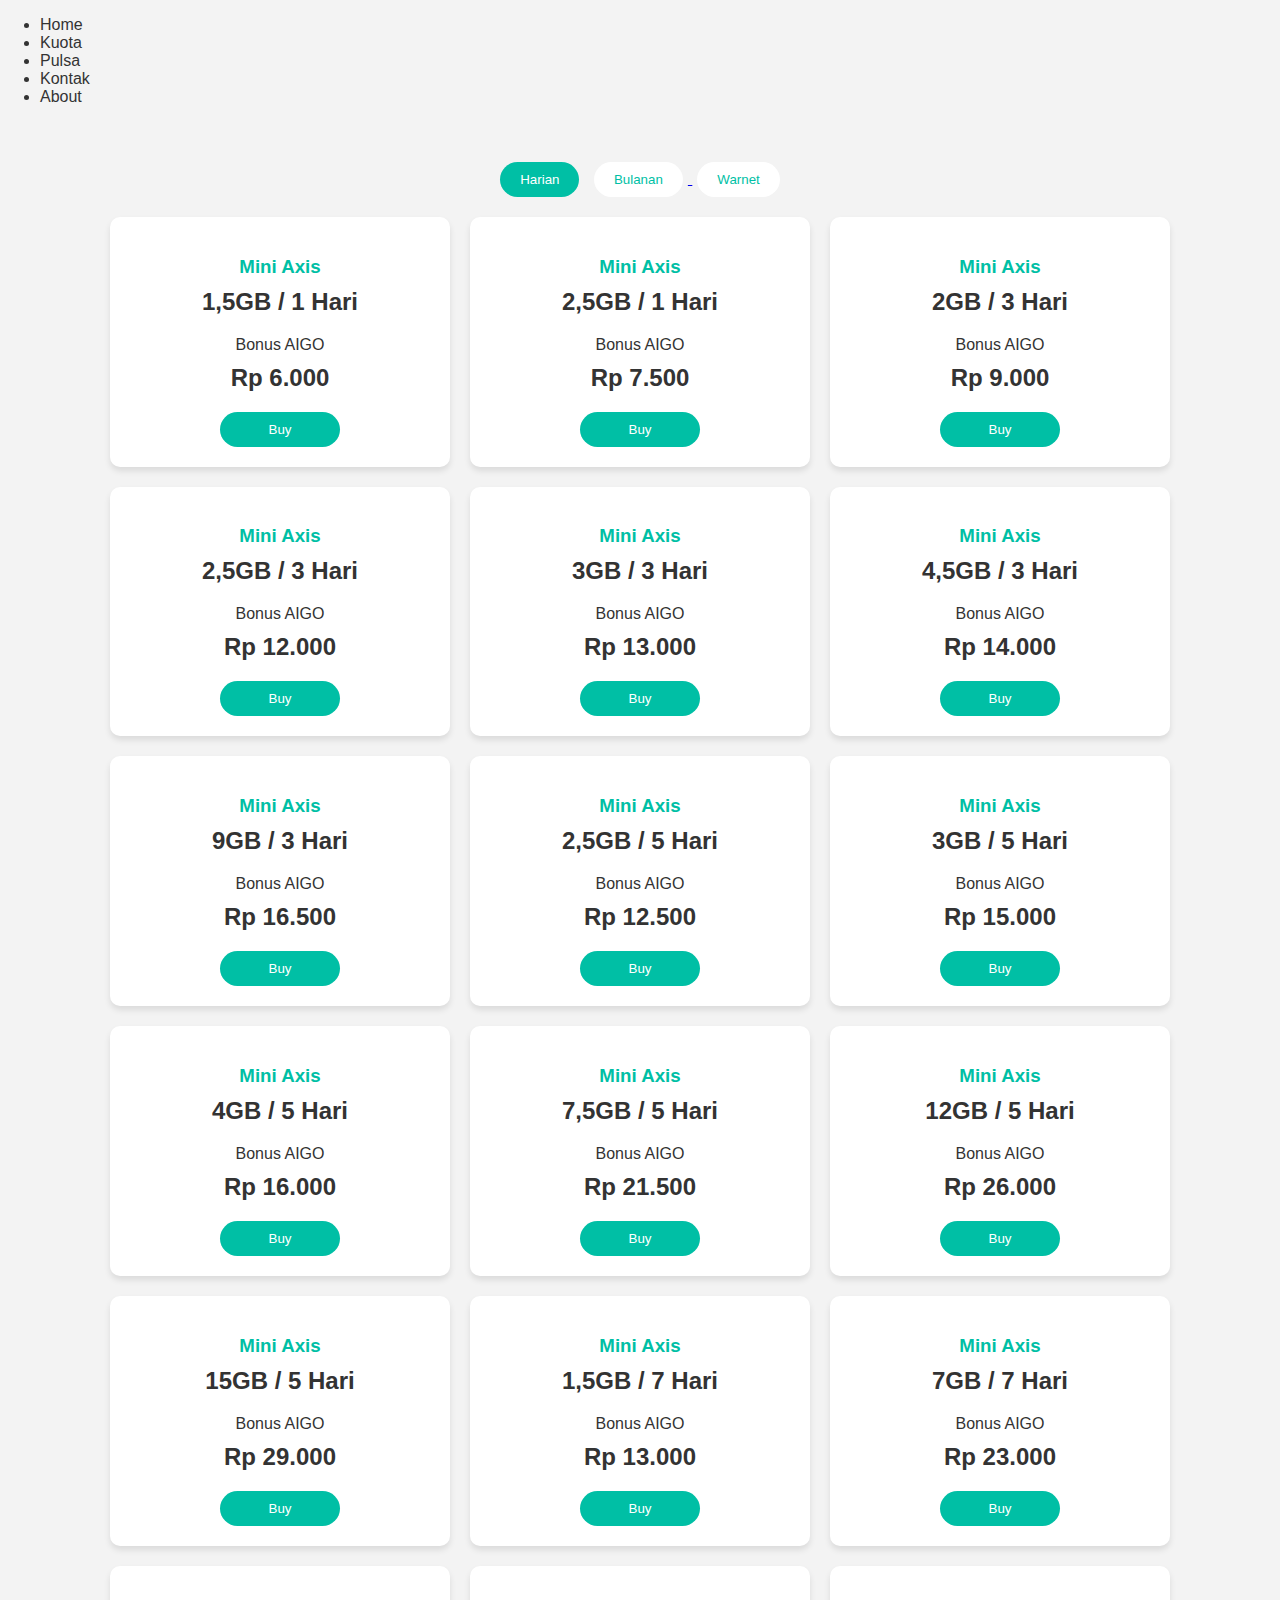
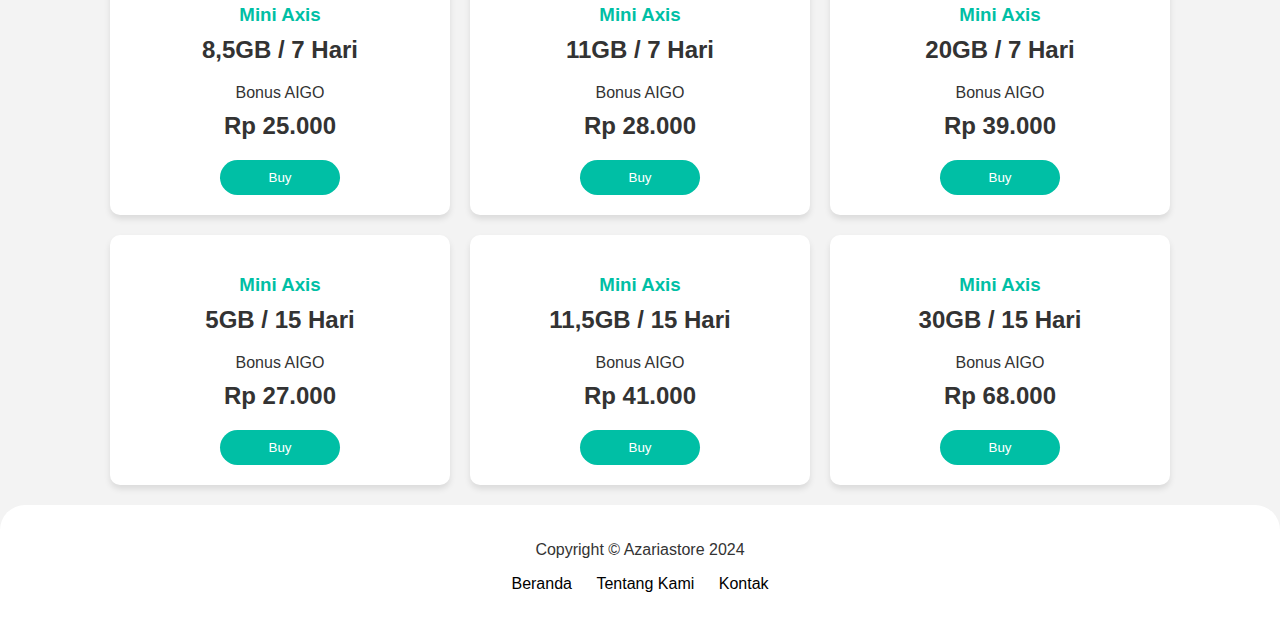
<file: day/index.html>
<!DOCTYPE html>
<html lang="en">
<head>
  <meta charset="UTF-8">
  <meta name="viewport" content="width=device-width, initial-scale=1.0">
  <title>Pricing Table</title>
  <link rel="stylesheet" href="styles.css">
</head>
<body>
  <div class="nav">
    <nav>
      <ul>
        <li>Home</li>
        <li>Kuota</li>
        <li>Pulsa</li>
        <li>Kontak</li>
        <li>About</li>
      </ul>
    </nav>
  </div>
  <div class="pricing-container">
    <div class="toggle-switch">
      <button class="toggle-btn active">Harian</button>
      <a href="https://azariastore.github.io/web.github.io/month/index.html">
        <button class="toggle-btn">Bulanan</button>
      </a>
      <a href="https://azariastore.github.io/web.github.io/warnet/index.html">
        <button class="toggle-btn">Warnet</button>
      </a>
    </div>
    <div class="pricing-table">
      <div class="pricing-card">
        <h3>Mini Axis</h3>
        <h4>1,5GB <span>/ 1 Hari</span></h4>
        <ul>
          <li>Bonus AIGO</li>
          <h4>Rp 6.000</h4>
        </ul>
        <a href="https://wa.me/6285722501224?text=Hai">
          <button class="sign-up-btn">Buy</button>
        </a>
      </div>
      <div class="pricing-card">
        <h3>Mini Axis</h3>
        <h4>2,5GB <span>/ 1 Hari</span></h4>
        <ul>
          <li>Bonus AIGO</li>
          <h4>Rp 7.500</h4>
        </ul>
        <a href="https://wa.me/">
          <button class="sign-up-btn">Buy</button>
        </a>
      </div>
      <div class="pricing-card">
        <h3>Mini Axis</h3>
        <h4>2GB <span>/ 3 Hari</span></h4>
        <ul>
          <li>Bonus AIGO</li>
          <h4>Rp 9.000</h4>
        </ul>
        <a href="https://wa.me/">
          <button class="sign-up-btn">Buy</button>
        </a>
      </div>
      <div class="pricing-card">
        <h3>Mini Axis</h3>
        <h4>2,5GB <span>/ 3 Hari</span></h4>
        <ul>
          <li>Bonus AIGO</li>
          <h4>Rp 12.000</h4>
        </ul>
        <a href="https://wa.me/">
          <button class="sign-up-btn">Buy</button>
        </a>
      </div>
      <div class="pricing-card">
        <h3>Mini Axis</h3>
        <h4>3GB <span>/ 3 Hari</span></h4>
        <ul>
          <li>Bonus AIGO</li>
          <h4>Rp 13.000</h4>
        </ul>
        <a href="https://wa.me/">
          <button class="sign-up-btn">Buy</button>
        </a>
      </div>
      <div class="pricing-card">
        <h3>Mini Axis</h3>
        <h4>4,5GB <span>/ 3 Hari</span></h4>
        <ul>
          <li>Bonus AIGO</li>
          <h4>Rp 14.000</h4>
        </ul>
        <a href="https://wa.me/">
          <button class="sign-up-btn">Buy</button>
        </a>
      </div>
      <div class="pricing-card">
        <h3>Mini Axis</h3>
        <h4>9GB <span>/ 3 Hari</span></h4>
        <ul>
          <li>Bonus AIGO</li>
          <h4>Rp 16.500</h4>
        </ul>
        <a href="https://wa.me/">
          <button class="sign-up-btn">Buy</button>
        </a>
      </div>
      <div class="pricing-card">
        <h3>Mini Axis</h3>
        <h4>2,5GB <span>/ 5 Hari</span></h4>
        <ul>
          <li>Bonus AIGO</li>
          <h4>Rp 12.500</h4>
        </ul>
        <a href="https://wa.me/">
          <button class="sign-up-btn">Buy</button>
        </a>
      </div>
      <div class="pricing-card">
        <h3>Mini Axis</h3>
        <h4>3GB <span>/ 5 Hari</span></h4>
        <ul>
          <li>Bonus AIGO</li>
          <h4>Rp 15.000</h4>
        </ul>
        <a href="https://wa.me/">
          <button class="sign-up-btn">Buy</button>
        </a>
      </div>
      <div class="pricing-card">
        <h3>Mini Axis</h3>
        <h4>4GB <span>/ 5 Hari</span></h4>
        <ul>
          <li>Bonus AIGO</li>
          <h4>Rp 16.000</h4>
        </ul>
        <a href="https://wa.me/">
          <button class="sign-up-btn">Buy</button>
        </a>
      </div>
      <div class="pricing-card">
        <h3>Mini Axis</h3>
        <h4>7,5GB <span>/ 5 Hari</span></h4>
        <ul>
          <li>Bonus AIGO</li>
          <h4>Rp 21.500</h4>
        </ul>
        <a href="https://wa.me/">
          <button class="sign-up-btn">Buy</button>
        </a>
      </div>
      <div class="pricing-card">
        <h3>Mini Axis</h3>
        <h4>12GB <span>/ 5 Hari</span></h4>
        <ul>
          <li>Bonus AIGO</li>
          <h4>Rp 26.000</h4>
        </ul>
        <a href="https://wa.me/">
          <button class="sign-up-btn">Buy</button>
        </a>
      </div>
      <div class="pricing-card">
        <h3>Mini Axis</h3>
        <h4>15GB <span>/ 5 Hari</span></h4>
        <ul>
          <li>Bonus AIGO</li>
          <h4>Rp 29.000</h4>
        </ul>
        <a href="https://wa.me/">
          <button class="sign-up-btn">Buy</button>
        </a>
      </div>
      <div class="pricing-card">
        <h3>Mini Axis</h3>
        <h4>1,5GB <span>/ 7 Hari</span></h4>
        <ul>
          <li>Bonus AIGO</li>
          <h4>Rp 13.000</h4>
        </ul>
        <a href="https://wa.me/">
          <button class="sign-up-btn">Buy</button>
        </a>
      </div>
      <div class="pricing-card">
        <h3>Mini Axis</h3>
        <h4>7GB <span>/ 7 Hari</span></h4>
        <ul>
          <li>Bonus AIGO</li>
          <h4>Rp 23.000</h4>
        </ul>
        <a href="https://wa.me/">
          <button class="sign-up-btn">Buy</button>
        </a>
      </div>
      <div class="pricing-card">
        <h3>Mini Axis</h3>
        <h4>8,5GB <span>/ 7 Hari</span></h4>
        <ul>
          <li>Bonus AIGO</li>
          <h4>Rp 25.000</h4>
        </ul>
        <a href="https://wa.me/">
          <button class="sign-up-btn">Buy</button>
        </a>
      </div>
      <div class="pricing-card">
        <h3>Mini Axis</h3>
        <h4>11GB <span>/ 7 Hari</span></h4>
        <ul>
          <li>Bonus AIGO</li>
          <h4>Rp 28.000</h4>
        </ul>
        <a href="https://wa.me/">
          <button class="sign-up-btn">Buy</button>
        </a>
      </div>
      <div class="pricing-card">
        <h3>Mini Axis</h3>
        <h4>20GB <span>/ 7 Hari</span></h4>
        <ul>
          <li>Bonus AIGO</li>
          <h4>Rp 39.000</h4>
        </ul>
        <a href="https://wa.me/">
          <button class="sign-up-btn">Buy</button>
        </a>
      </div>
      <div class="pricing-card">
        <h3>Mini Axis</h3>
        <h4>5GB <span>/ 15 Hari</span></h4>
        <ul>
          <li>Bonus AIGO</li>
          <h4>Rp 27.000</h4>
        </ul>
        <a href="https://wa.me/">
          <button class="sign-up-btn">Buy</button>
        </a>
      </div>
      <div class="pricing-card">
        <h3>Mini Axis</h3>
        <h4>11,5GB <span>/ 15 Hari</span></h4>
        <ul>
          <li>Bonus AIGO</li>
          <h4>Rp 41.000</h4>
        </ul>
        <a href="https://wa.me/">
          <button class="sign-up-btn">Buy</button>
        </a>
      </div>
      <div class="pricing-card">
        <h3>Mini Axis</h3>
        <h4>30GB <span>/ 15 Hari</span></h4>
        <ul>
          <li>Bonus AIGO</li>
          <h4>Rp 68.000</h4>
        </ul>
        <a href="https://wa.me/">
          <button class="sign-up-btn">Buy</button>
        </a>
      </div>
    </div>
  </div>
      <footer>
        <p>Copyright &copy; Azariastore 2024</p>
        <nav>
            <ul>
                <li><a href="https://azariastore.github.io">Beranda</a></li>
                <li><a href="https://azariastore.github.io/about/">Tentang Kami</a></li>
                <li><a href="https://wa.me/6285722501224">Kontak</a></li>
            </ul>
        </nav>
    </footer>
</body>
</html>
</file>
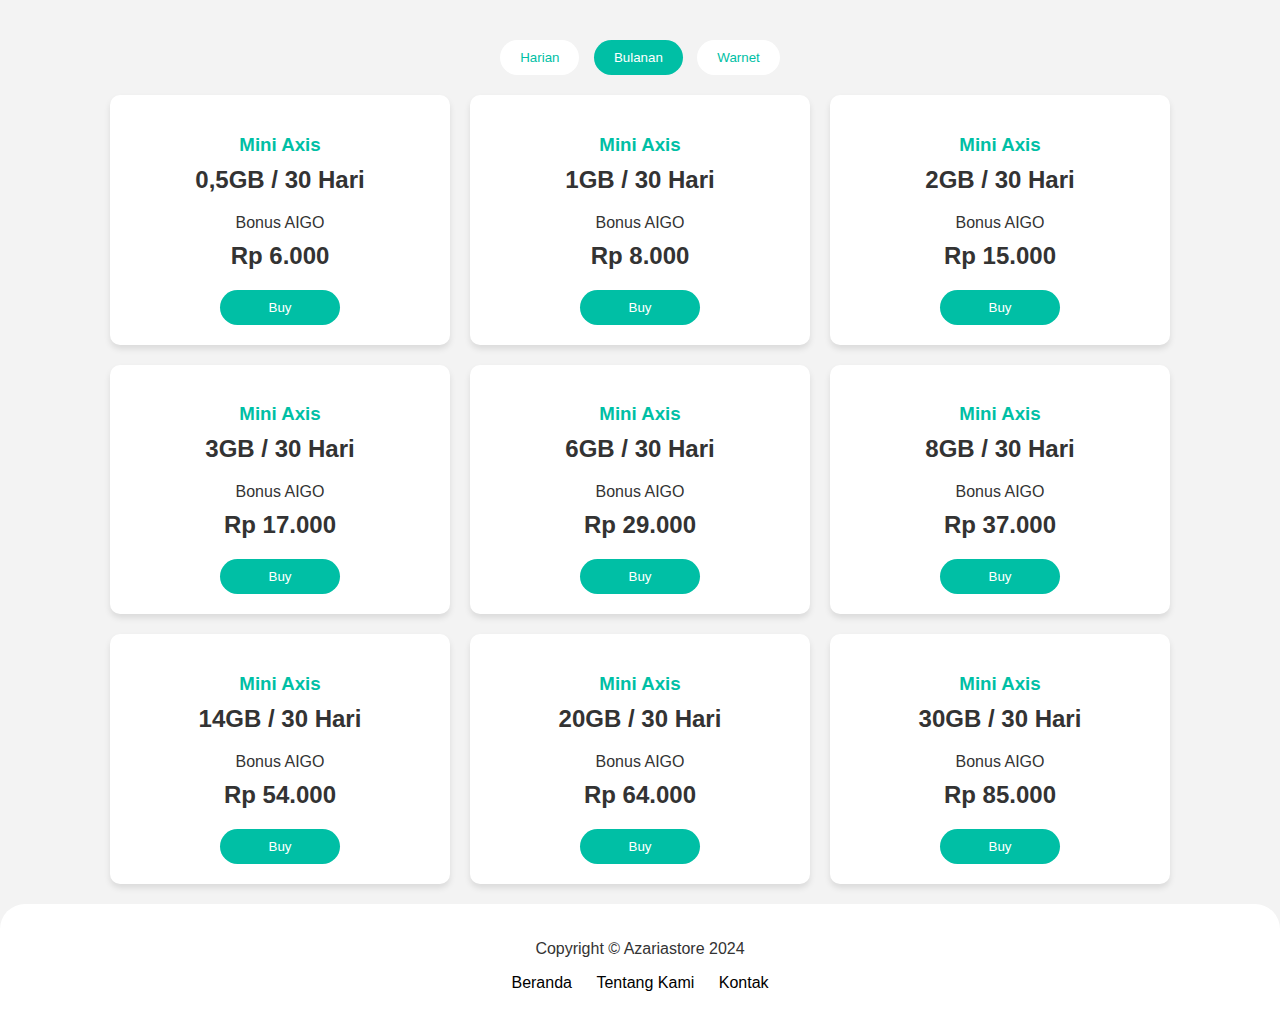
<file: month/index.html>
<!DOCTYPE html>
<html lang="en">
<head>
  <meta charset="UTF-8">
  <meta name="viewport" content="width=device-width, initial-scale=1.0">
  <title>Pricing Table</title>
  <link rel="stylesheet" href="styles.css">
</head>
<body>
  <div class="pricing-container">
    <div class="toggle-switch">
      <a href="https://azariastore.github.io/Axis/day/">
        <button class="toggle-btn">Harian</button>
      </a>
        <button class="toggle-btn active">Bulanan</button>
        <a href="https://azariastore.github.io/Axis/warnet/">
          <button class="toggle-btn">Warnet</button>
        </a>
    </div>
    <div class="pricing-table">
      <div class="pricing-card">
        <h3>Mini Axis</h3>
        <h4>0,5GB <span>/ 30 Hari</span></h4>
        <ul>
          <li>Bonus AIGO</li>
          <h4>Rp 6.000</h4>
        </ul>
        <a href="https://wa.me/6285722501224?text=">
          <button class="sign-up-btn">Buy</button>
        </a>
      </div>
      <div class="pricing-card">
        <h3>Mini Axis</h3>
        <h4>1GB <span>/ 30 Hari</span></h4>
        <ul>
          <li>Bonus AIGO</li>
          <h4>Rp 8.000</h4>
        </ul>
        <a href="https://wa.me/6285722501224?text=">
          <button class="sign-up-btn">Buy</button>
        </a>
      </div>
      <div class="pricing-card">
        <h3>Mini Axis</h3>
        <h4>2GB <span>/ 30 Hari</span></h4>
        <ul>
          <li>Bonus AIGO</li>
          <h4>Rp 15.000</h4>
        </ul>
        <a href="https://wa.me/6285722501224?text=">
          <button class="sign-up-btn">Buy</button>
        </a>
      </div>
      <div class="pricing-card">
        <h3>Mini Axis</h3>
        <h4>3GB <span>/ 30 Hari</span></h4>
        <ul>
          <li>Bonus AIGO</li>
          <h4>Rp 17.000</h4>
        </ul>
        <a href="https://wa.me/6285722501224?text=">
          <button class="sign-up-btn">Buy</button>
        </a>
      </div>
      <div class="pricing-card">
        <h3>Mini Axis</h3>
        <h4>6GB <span>/ 30 Hari</span></h4>
        <ul>
          <li>Bonus AIGO</li>
          <h4>Rp 29.000</h4>
        </ul>
        <a href="https://wa.me/6285722501224?text=">
          <button class="sign-up-btn">Buy</button>
        </a>
      </div>
      <div class="pricing-card">
        <h3>Mini Axis</h3>
        <h4>8GB <span>/ 30 Hari</span></h4>
        <ul>
          <li>Bonus AIGO</li>
          <h4>Rp 37.000</h4>
        </ul>
        <a href="https://wa.me/6285722501224?text=">
          <button class="sign-up-btn">Buy</button>
        </a>
      </div>
      <div class="pricing-card">
        <h3>Mini Axis</h3>
        <h4>14GB <span>/ 30 Hari</span></h4>
        <ul>
          <li>Bonus AIGO</li>
          <h4>Rp 54.000</h4>
        </ul>
        <a href="https://wa.me/6285722501224?text=">
          <button class="sign-up-btn">Buy</button>
        </a>
      </div>
      <div class="pricing-card">
        <h3>Mini Axis</h3>
        <h4>20GB <span>/ 30 Hari</span></h4>
        <ul>
          <li>Bonus AIGO</li>
          <h4>Rp 64.000</h4>
        </ul>
        <a href="https://wa.me/6285722501224?text=">
          <button class="sign-up-btn">Buy</button>
        </a>
      </div>
      <div class="pricing-card">
        <h3>Mini Axis</h3>
        <h4>30GB <span>/ 30 Hari</span></h4>
        <ul>
          <li>Bonus AIGO</li>
          <h4>Rp 85.000</h4>
        </ul>
        <a href="https://wa.me/6285722501224?text=">
          <button class="sign-up-btn">Buy</button>
        </a>
      </div>
    </div>
  </div>
  <footer>
        <p>Copyright &copy; Azariastore 2024</p>
        <nav>
            <ul>
                <li><a href="https://azariastore.github.io">Beranda</a></li>
                <li><a href="https://azariastore.github.io/about/">Tentang Kami</a></li>
                <li><a href="https://wa.me/6285722501224">Kontak</a></li>
            </ul>
        </nav>
    </footer>
</body>
</html>
</file>
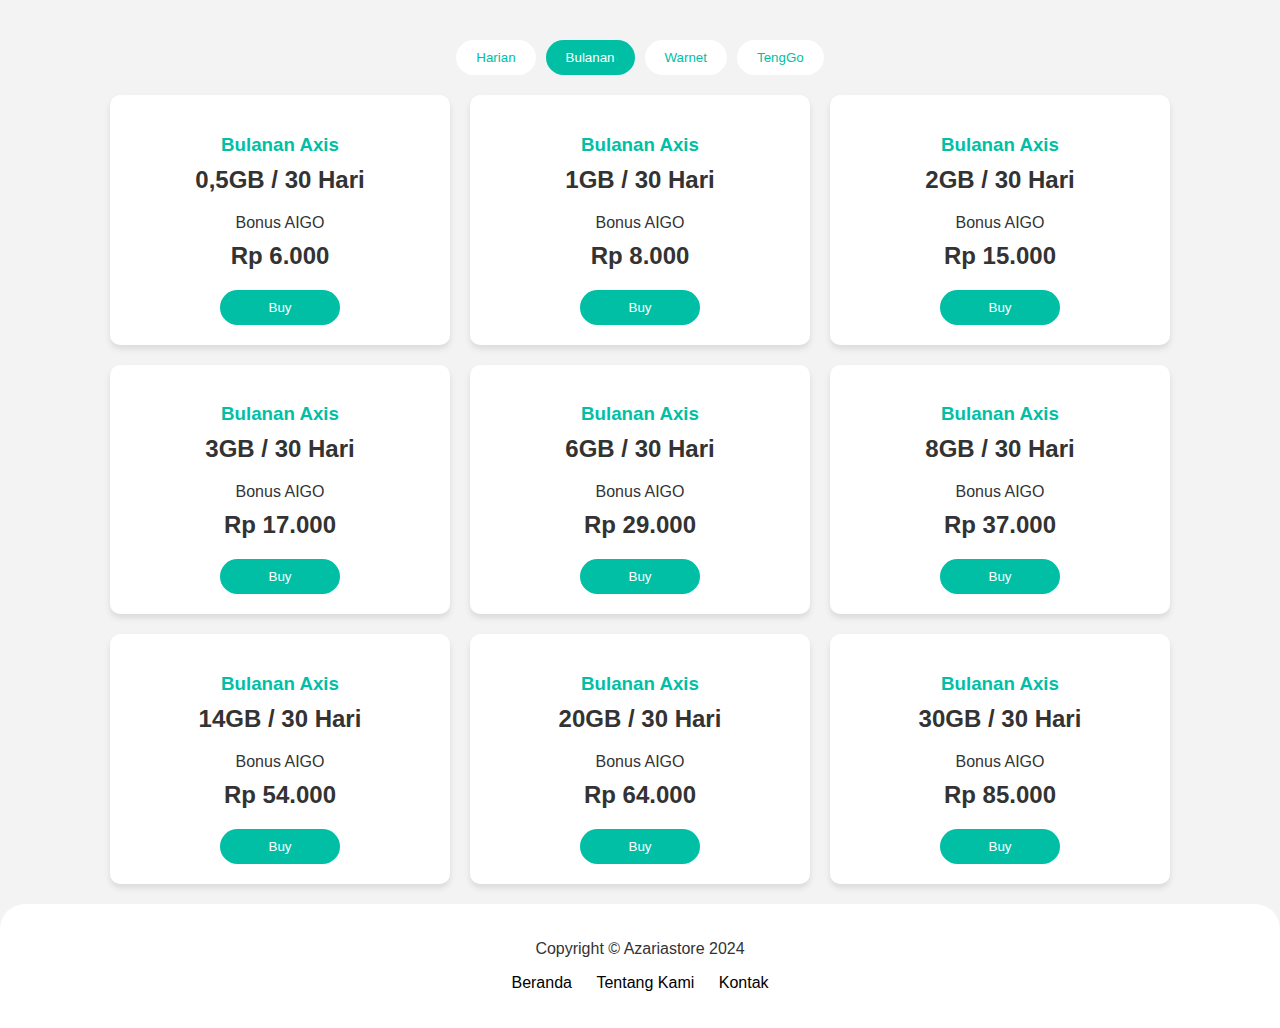
<file: Bulanan-Axis.html>
<!DOCTYPE html>
<html lang="en">
<head>
  <meta charset="UTF-8">
  <meta name="viewport" content="width=device-width, initial-scale=1.0">
  <title>Kuota | Bulanan Axis</title>
  <link rel="stylesheet" href="css/styles.css">
</head>
<body>
  <div class="pricing-container">
    <div class="toggle-switch">
      <a href="Mini-Axis.html">
        <button class="toggle-btn">Harian</button>
      </a>
        <button class="toggle-btn active">Bulanan</button>
        <a href="Warnet-Axis.html">
          <button class="toggle-btn">Warnet</button>
        </a>
        <a href="Tenggo-Axis.html">
        <button class="toggle-btn">TengGo</button>
      </a>
    </div>
    <div class="pricing-table">
      <div class="pricing-card">
        <h3>Bulanan Axis</h3>
        <h4>0,5GB <span>/ 30 Hari</span></h4>
        <ul>
          <li>Bonus AIGO</li>
          <h4>Rp 6.000</h4>
        </ul>
        <a href="https://wa.me/6285722501224?text=">
          <button class="sign-up-btn">Buy</button>
        </a>
      </div>
      <div class="pricing-card">
        <h3>Bulanan Axis</h3>
        <h4>1GB <span>/ 30 Hari</span></h4>
        <ul>
          <li>Bonus AIGO</li>
          <h4>Rp 8.000</h4>
        </ul>
        <a href="https://wa.me/6285722501224?text=">
          <button class="sign-up-btn">Buy</button>
        </a>
      </div>
      <div class="pricing-card">
        <h3>Bulanan Axis</h3>
        <h4>2GB <span>/ 30 Hari</span></h4>
        <ul>
          <li>Bonus AIGO</li>
          <h4>Rp 15.000</h4>
        </ul>
        <a href="https://wa.me/6285722501224?text=">
          <button class="sign-up-btn">Buy</button>
        </a>
      </div>
      <div class="pricing-card">
        <h3>Bulanan Axis</h3>
        <h4>3GB <span>/ 30 Hari</span></h4>
        <ul>
          <li>Bonus AIGO</li>
          <h4>Rp 17.000</h4>
        </ul>
        <a href="https://wa.me/6285722501224?text=">
          <button class="sign-up-btn">Buy</button>
        </a>
      </div>
      <div class="pricing-card">
        <h3>Bulanan Axis</h3>
        <h4>6GB <span>/ 30 Hari</span></h4>
        <ul>
          <li>Bonus AIGO</li>
          <h4>Rp 29.000</h4>
        </ul>
        <a href="https://wa.me/6285722501224?text=">
          <button class="sign-up-btn">Buy</button>
        </a>
      </div>
      <div class="pricing-card">
        <h3>Bulanan Axis</h3>
        <h4>8GB <span>/ 30 Hari</span></h4>
        <ul>
          <li>Bonus AIGO</li>
          <h4>Rp 37.000</h4>
        </ul>
        <a href="https://wa.me/6285722501224?text=">
          <button class="sign-up-btn">Buy</button>
        </a>
      </div>
      <div class="pricing-card">
        <h3>Bulanan Axis</h3>
        <h4>14GB <span>/ 30 Hari</span></h4>
        <ul>
          <li>Bonus AIGO</li>
          <h4>Rp 54.000</h4>
        </ul>
        <a href="https://wa.me/6285722501224?text=">
          <button class="sign-up-btn">Buy</button>
        </a>
      </div>
      <div class="pricing-card">
        <h3>Bulanan Axis</h3>
        <h4>20GB <span>/ 30 Hari</span></h4>
        <ul>
          <li>Bonus AIGO</li>
          <h4>Rp 64.000</h4>
        </ul>
        <a href="https://wa.me/6285722501224?text=">
          <button class="sign-up-btn">Buy</button>
        </a>
      </div>
      <div class="pricing-card">
        <h3>Bulanan Axis</h3>
        <h4>30GB <span>/ 30 Hari</span></h4>
        <ul>
          <li>Bonus AIGO</li>
          <h4>Rp 85.000</h4>
        </ul>
        <a href="https://wa.me/6285722501224?text=">
          <button class="sign-up-btn">Buy</button>
        </a>
      </div>
    </div>
  </div>
  <footer>
        <p>Copyright &copy; Azariastore 2024</p>
        <nav>
            <ul>
                <li><a href="https://azariastore.github.io">Beranda</a></li>
                <li><a href="https://azariastore.github.io/about/">Tentang Kami</a></li>
                <li><a href="https://wa.me/6285722501224">Kontak</a></li>
            </ul>
        </nav>
    </footer>
</body>
</html>
</file>
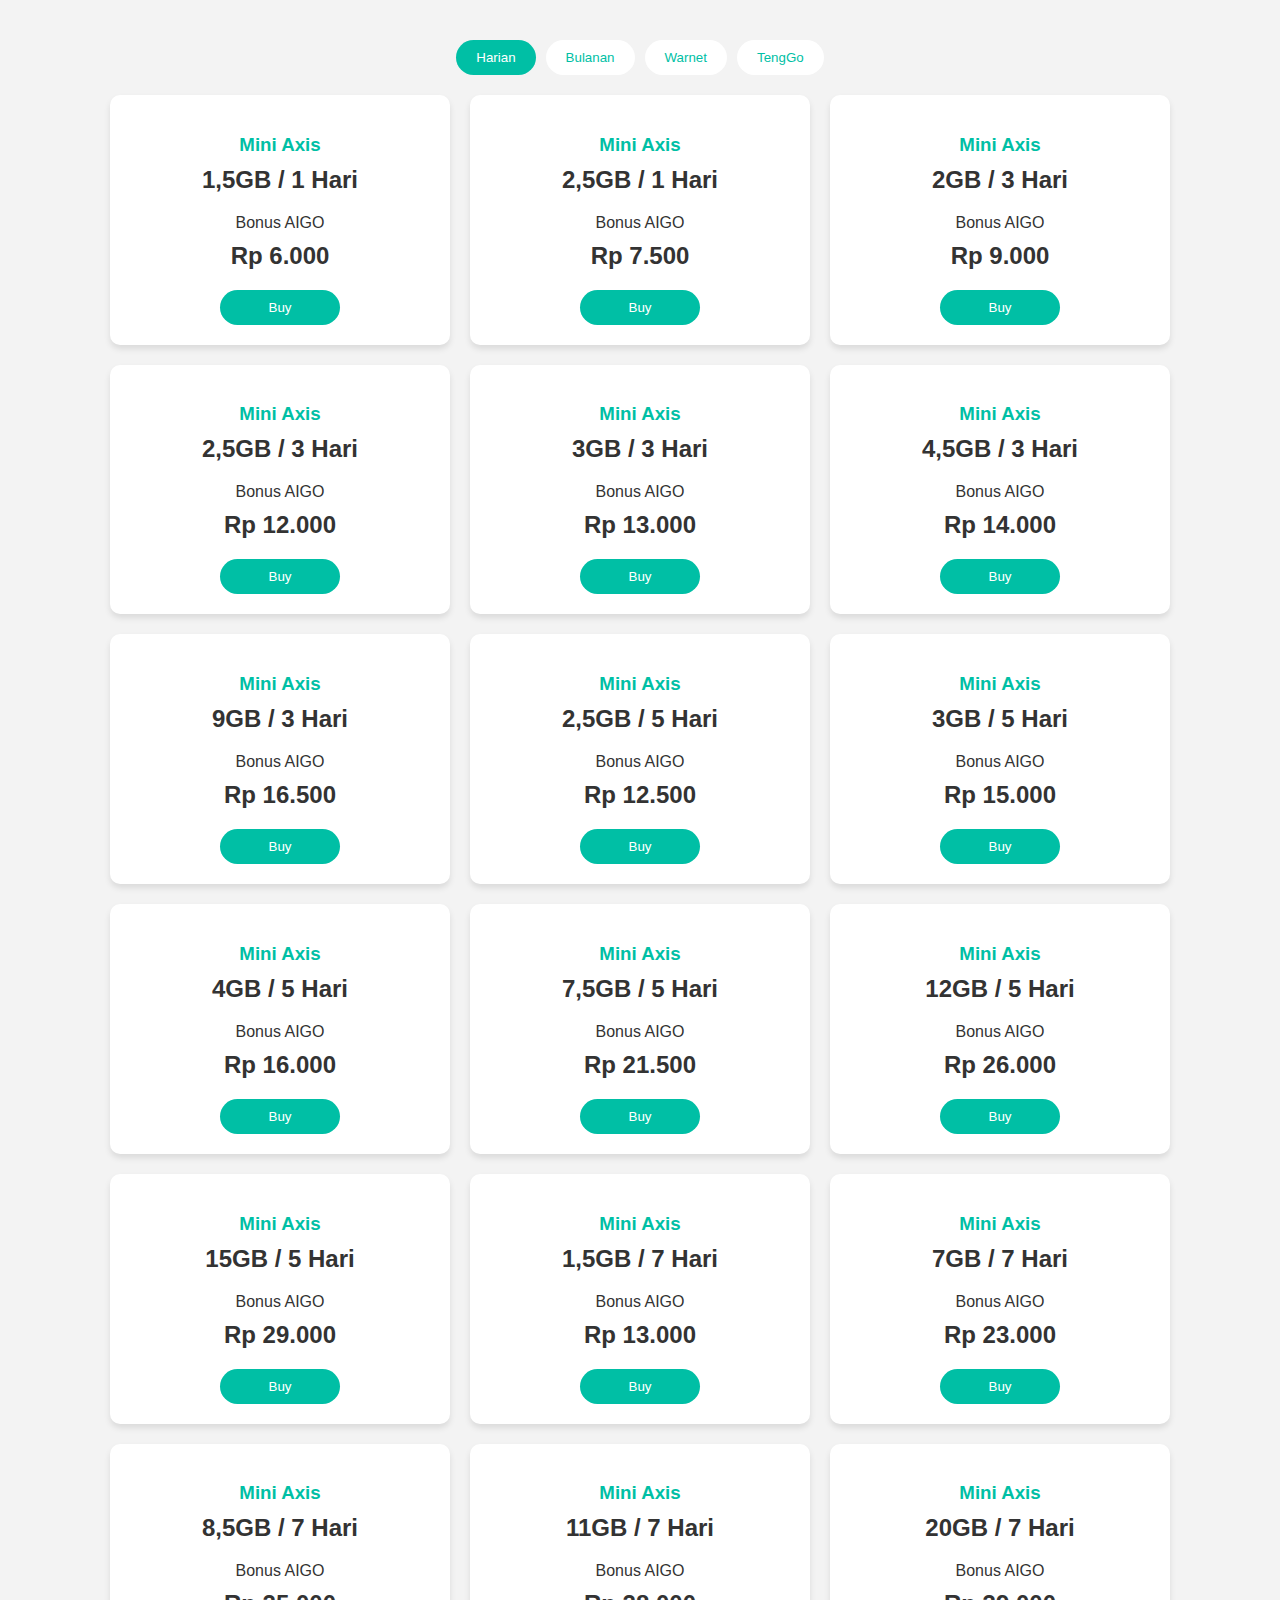
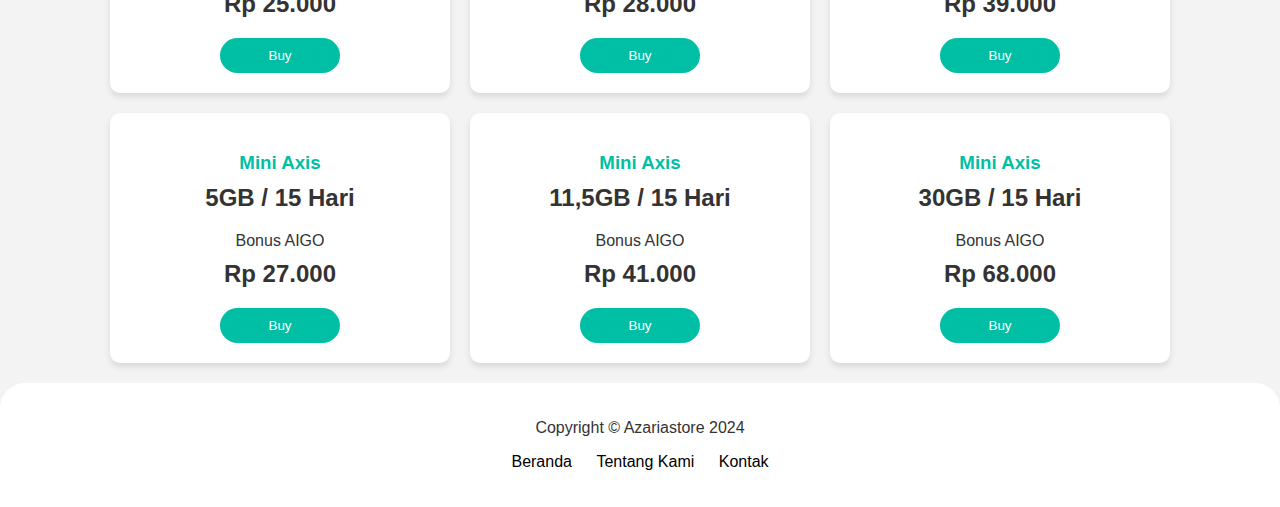
<file: Mini-Axis.html>
<!DOCTYPE html>
<html lang="en">
<head>
  <meta charset="UTF-8">
  <meta name="viewport" content="width=device-width, initial-scale=1.0">
  <title>Kuota | Mini Axis</title>
  <link rel="stylesheet" href="css/styles.css">
</head>
<body>
  <div class="pricing-container">
    <div class="toggle-switch">
      <button class="toggle-btn active">Harian</button>
      <a href="Bulanan-Axis.html">
        <button class="toggle-btn">Bulanan</button>
      </a>
      <a href="Warnet-Axis.html">
        <button class="toggle-btn">Warnet</button>
      </a>
      <a href="Tenggo-Axis.html">
        <button class="toggle-btn">TengGo</button>
      </a>
    </div>
    <div class="pricing-table">
      <div class="pricing-card">
        <h3>Mini Axis</h3>
        <h4>1,5GB <span>/ 1 Hari</span></h4>
        <ul>
          <li>Bonus AIGO</li>
          <h4>Rp 6.000</h4>
        </ul>
        <a href="https://wa.me/6285722501224?text=Hai">
          <button class="sign-up-btn">Buy</button>
        </a>
      </div>
      <div class="pricing-card">
        <h3>Mini Axis</h3>
        <h4>2,5GB <span>/ 1 Hari</span></h4>
        <ul>
          <li>Bonus AIGO</li>
          <h4>Rp 7.500</h4>
        </ul>
        <a href="https://wa.me/">
          <button class="sign-up-btn">Buy</button>
        </a>
      </div>
      <div class="pricing-card">
        <h3>Mini Axis</h3>
        <h4>2GB <span>/ 3 Hari</span></h4>
        <ul>
          <li>Bonus AIGO</li>
          <h4>Rp 9.000</h4>
        </ul>
        <a href="https://wa.me/">
          <button class="sign-up-btn">Buy</button>
        </a>
      </div>
      <div class="pricing-card">
        <h3>Mini Axis</h3>
        <h4>2,5GB <span>/ 3 Hari</span></h4>
        <ul>
          <li>Bonus AIGO</li>
          <h4>Rp 12.000</h4>
        </ul>
        <a href="https://wa.me/">
          <button class="sign-up-btn">Buy</button>
        </a>
      </div>
      <div class="pricing-card">
        <h3>Mini Axis</h3>
        <h4>3GB <span>/ 3 Hari</span></h4>
        <ul>
          <li>Bonus AIGO</li>
          <h4>Rp 13.000</h4>
        </ul>
        <a href="https://wa.me/">
          <button class="sign-up-btn">Buy</button>
        </a>
      </div>
      <div class="pricing-card">
        <h3>Mini Axis</h3>
        <h4>4,5GB <span>/ 3 Hari</span></h4>
        <ul>
          <li>Bonus AIGO</li>
          <h4>Rp 14.000</h4>
        </ul>
        <a href="https://wa.me/">
          <button class="sign-up-btn">Buy</button>
        </a>
      </div>
      <div class="pricing-card">
        <h3>Mini Axis</h3>
        <h4>9GB <span>/ 3 Hari</span></h4>
        <ul>
          <li>Bonus AIGO</li>
          <h4>Rp 16.500</h4>
        </ul>
        <a href="https://wa.me/">
          <button class="sign-up-btn">Buy</button>
        </a>
      </div>
      <div class="pricing-card">
        <h3>Mini Axis</h3>
        <h4>2,5GB <span>/ 5 Hari</span></h4>
        <ul>
          <li>Bonus AIGO</li>
          <h4>Rp 12.500</h4>
        </ul>
        <a href="https://wa.me/">
          <button class="sign-up-btn">Buy</button>
        </a>
      </div>
      <div class="pricing-card">
        <h3>Mini Axis</h3>
        <h4>3GB <span>/ 5 Hari</span></h4>
        <ul>
          <li>Bonus AIGO</li>
          <h4>Rp 15.000</h4>
        </ul>
        <a href="https://wa.me/">
          <button class="sign-up-btn">Buy</button>
        </a>
      </div>
      <div class="pricing-card">
        <h3>Mini Axis</h3>
        <h4>4GB <span>/ 5 Hari</span></h4>
        <ul>
          <li>Bonus AIGO</li>
          <h4>Rp 16.000</h4>
        </ul>
        <a href="https://wa.me/">
          <button class="sign-up-btn">Buy</button>
        </a>
      </div>
      <div class="pricing-card">
        <h3>Mini Axis</h3>
        <h4>7,5GB <span>/ 5 Hari</span></h4>
        <ul>
          <li>Bonus AIGO</li>
          <h4>Rp 21.500</h4>
        </ul>
        <a href="https://wa.me/">
          <button class="sign-up-btn">Buy</button>
        </a>
      </div>
      <div class="pricing-card">
        <h3>Mini Axis</h3>
        <h4>12GB <span>/ 5 Hari</span></h4>
        <ul>
          <li>Bonus AIGO</li>
          <h4>Rp 26.000</h4>
        </ul>
        <a href="https://wa.me/">
          <button class="sign-up-btn">Buy</button>
        </a>
      </div>
      <div class="pricing-card">
        <h3>Mini Axis</h3>
        <h4>15GB <span>/ 5 Hari</span></h4>
        <ul>
          <li>Bonus AIGO</li>
          <h4>Rp 29.000</h4>
        </ul>
        <a href="https://wa.me/">
          <button class="sign-up-btn">Buy</button>
        </a>
      </div>
      <div class="pricing-card">
        <h3>Mini Axis</h3>
        <h4>1,5GB <span>/ 7 Hari</span></h4>
        <ul>
          <li>Bonus AIGO</li>
          <h4>Rp 13.000</h4>
        </ul>
        <a href="https://wa.me/">
          <button class="sign-up-btn">Buy</button>
        </a>
      </div>
      <div class="pricing-card">
        <h3>Mini Axis</h3>
        <h4>7GB <span>/ 7 Hari</span></h4>
        <ul>
          <li>Bonus AIGO</li>
          <h4>Rp 23.000</h4>
        </ul>
        <a href="https://wa.me/">
          <button class="sign-up-btn">Buy</button>
        </a>
      </div>
      <div class="pricing-card">
        <h3>Mini Axis</h3>
        <h4>8,5GB <span>/ 7 Hari</span></h4>
        <ul>
          <li>Bonus AIGO</li>
          <h4>Rp 25.000</h4>
        </ul>
        <a href="https://wa.me/">
          <button class="sign-up-btn">Buy</button>
        </a>
      </div>
      <div class="pricing-card">
        <h3>Mini Axis</h3>
        <h4>11GB <span>/ 7 Hari</span></h4>
        <ul>
          <li>Bonus AIGO</li>
          <h4>Rp 28.000</h4>
        </ul>
        <a href="https://wa.me/">
          <button class="sign-up-btn">Buy</button>
        </a>
      </div>
      <div class="pricing-card">
        <h3>Mini Axis</h3>
        <h4>20GB <span>/ 7 Hari</span></h4>
        <ul>
          <li>Bonus AIGO</li>
          <h4>Rp 39.000</h4>
        </ul>
        <a href="https://wa.me/">
          <button class="sign-up-btn">Buy</button>
        </a>
      </div>
      <div class="pricing-card">
        <h3>Mini Axis</h3>
        <h4>5GB <span>/ 15 Hari</span></h4>
        <ul>
          <li>Bonus AIGO</li>
          <h4>Rp 27.000</h4>
        </ul>
        <a href="https://wa.me/">
          <button class="sign-up-btn">Buy</button>
        </a>
      </div>
      <div class="pricing-card">
        <h3>Mini Axis</h3>
        <h4>11,5GB <span>/ 15 Hari</span></h4>
        <ul>
          <li>Bonus AIGO</li>
          <h4>Rp 41.000</h4>
        </ul>
        <a href="https://wa.me/">
          <button class="sign-up-btn">Buy</button>
        </a>
      </div>
      <div class="pricing-card">
        <h3>Mini Axis</h3>
        <h4>30GB <span>/ 15 Hari</span></h4>
        <ul>
          <li>Bonus AIGO</li>
          <h4>Rp 68.000</h4>
        </ul>
        <a href="https://wa.me/">
          <button class="sign-up-btn">Buy</button>
        </a>
      </div>
    </div>
  </div>
  <footer>
        <p>Copyright &copy; Azariastore 2024</p>
        <nav>
            <ul>
                <li><a href="https://azariastore.github.io">Beranda</a></li>
                <li><a href="https://azariastore.github.io/about/">Tentang Kami</a></li>
                <li><a href="https://wa.me/6285722501224">Kontak</a></li>
            </ul>
        </nav>
    </footer>
</body>
</html>
</file>
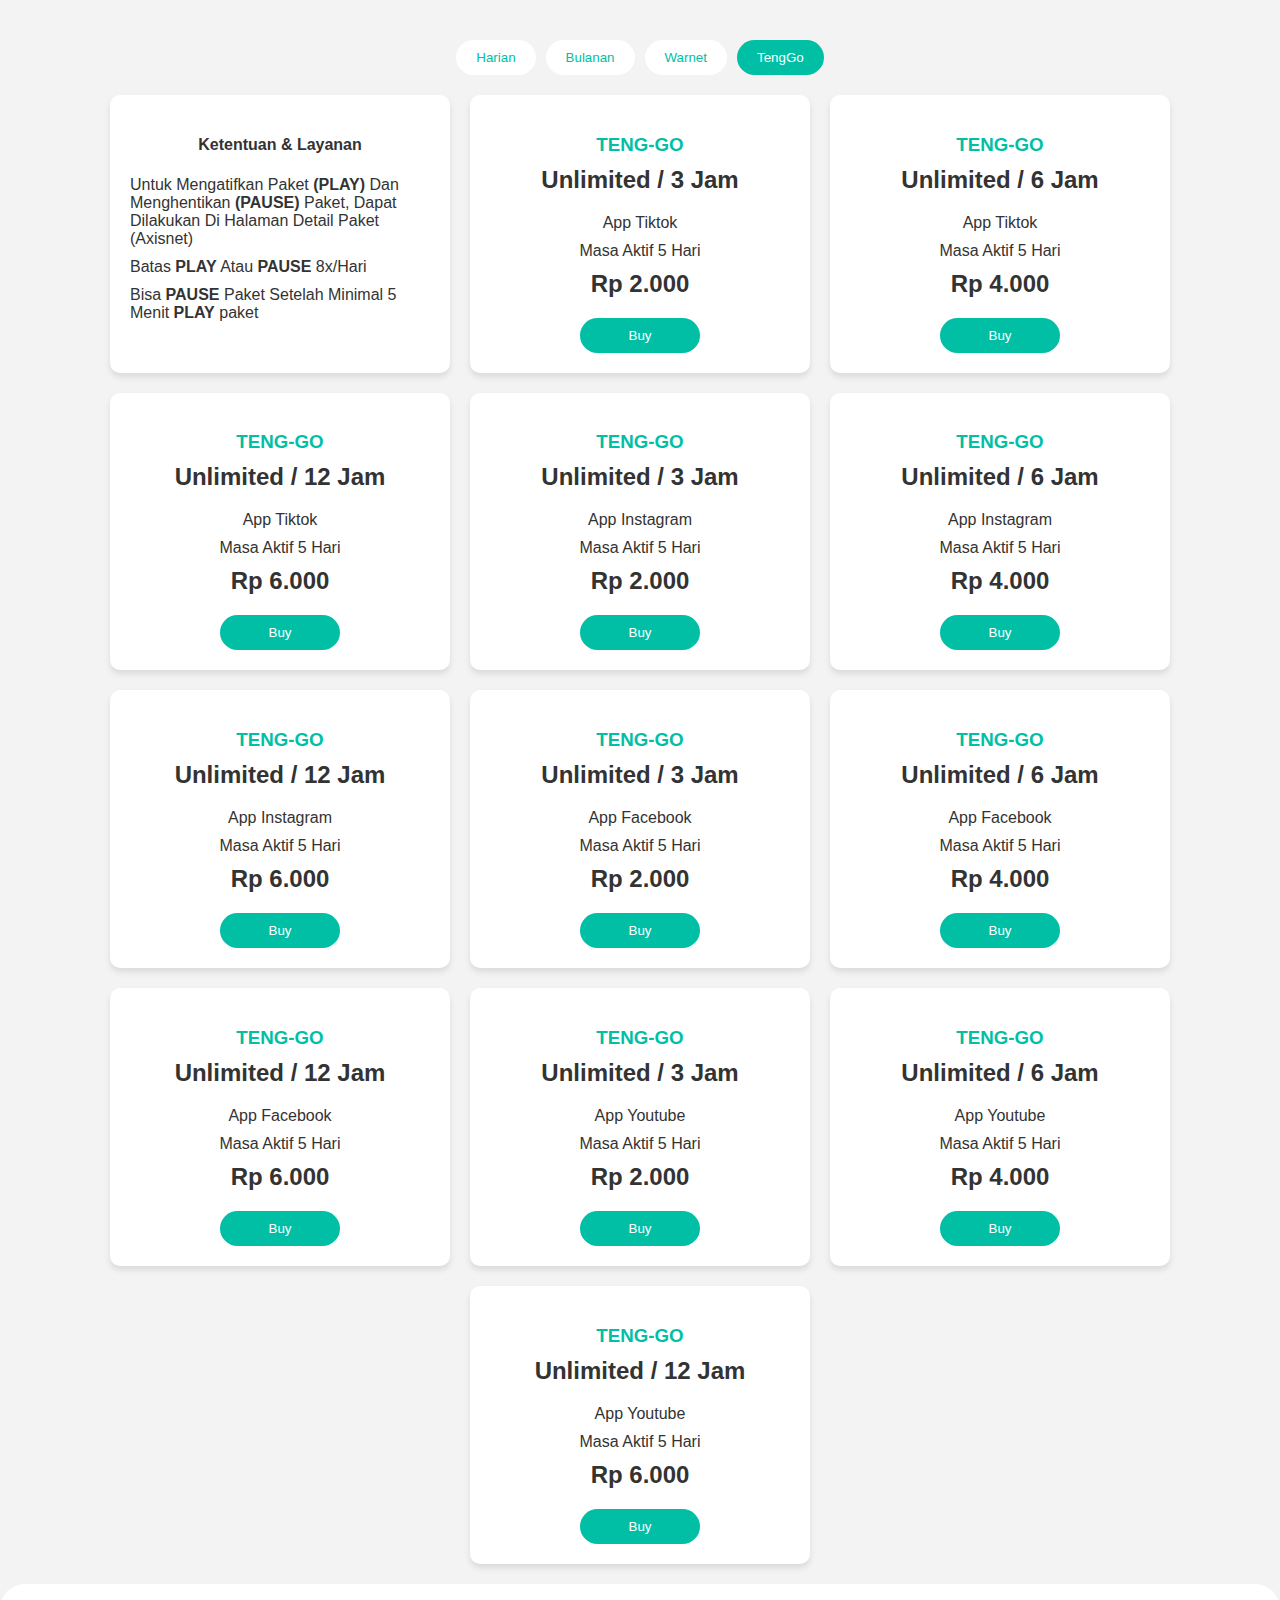
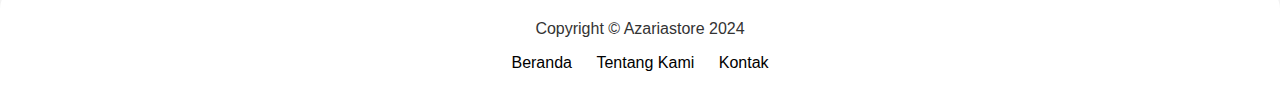
<file: Tenggo-Axis.html>
<!DOCTYPE html>
<html lang="en">
<head>
  <meta charset="UTF-8">
  <meta name="viewport" content="width=device-width, initial-scale=1.0">
  <title>Kuota | Bulanan Axis</title>
  <link rel="stylesheet" href="css/styles.css">
</head>
<body>
  <div class="pricing-container">
    <div class="toggle-switch">
      <a href="Mini-Axis.html">
        <button class="toggle-btn">Harian</button>
      </a>
        <a href="Bulanan-Axis.html">
        <button class="toggle-btn">Bulanan</button>
      </a>
        <a href="Warnet-Axis.html">
          <button class="toggle-btn">Warnet</button>
        </a>
        <button class="toggle-btn active">TengGo</button>
    </div>
    <div class="pricing-table">
      <div class="rules">
      <h4>Ketentuan & Layanan</h4>
        <ul>
          <li>Untuk Mengatifkan Paket <b>(PLAY)</b> Dan Menghentikan <b>(PAUSE)</b> Paket, Dapat Dilakukan Di Halaman Detail Paket (Axisnet)</li>
          <li>Batas <b>PLAY</b> Atau <b>PAUSE</b> 8x/Hari</li>
          <li>Bisa <b>PAUSE</b> Paket Setelah Minimal 5 Menit <b>PLAY</b> paket</li>
        </ul>
      </div>
      <div class="pricing-card">
        <h3>TENG-GO</h3>
        <h4>Unlimited <span>/ 3 Jam</span></h4>
        <ul>
          <li>App Tiktok</li>
          <li>Masa Aktif 5 Hari</li>
          <h4>Rp 2.000</h4>
        </ul>
        <a href="https://wa.me/6285722501224?text=">
          <button class="sign-up-btn">Buy</button>
        </a>
      </div>
      <div class="pricing-card">
        <h3>TENG-GO</h3>
        <h4>Unlimited <span>/ 6 Jam</span></h4>
        <ul>
          <li>App Tiktok</li>
          <li>Masa Aktif 5 Hari</li>
          <h4>Rp 4.000</h4>
        </ul>
        <a href="https://wa.me/6285722501224?text=">
          <button class="sign-up-btn">Buy</button>
        </a>
      </div>
      <div class="pricing-card">
        <h3>TENG-GO</h3>
        <h4>Unlimited <span>/ 12 Jam</span></h4>
        <ul>
          <li>App Tiktok</li>
          <li>Masa Aktif 5 Hari</li>
          <h4>Rp 6.000</h4>
        </ul>
        <a href="https://wa.me/6285722501224?text=">
          <button class="sign-up-btn">Buy</button>
        </a>
      </div>
      <div class="pricing-card">
        <h3>TENG-GO</h3>
        <h4>Unlimited <span>/ 3 Jam</span></h4>
        <ul>
          <li>App Instagram</li>
          <li>Masa Aktif 5 Hari</li>
          <h4>Rp 2.000</h4>
        </ul>
        <a href="https://wa.me/6285722501224?text=">
          <button class="sign-up-btn">Buy</button>
        </a>
      </div>
      <div class="pricing-card">
        <h3>TENG-GO</h3>
        <h4>Unlimited <span>/ 6 Jam</span></h4>
        <ul>
          <li>App Instagram</li>
          <li>Masa Aktif 5 Hari</li>
          <h4>Rp 4.000</h4>
        </ul>
        <a href="https://wa.me/6285722501224?text=">
          <button class="sign-up-btn">Buy</button>
        </a>
      </div>
      <div class="pricing-card">
        <h3>TENG-GO</h3>
        <h4>Unlimited <span>/ 12 Jam</span></h4>
        <ul>
          <li>App Instagram</li>
          <li>Masa Aktif 5 Hari</li>
          <h4>Rp 6.000</h4>
        </ul>
        <a href="https://wa.me/6285722501224?text=">
          <button class="sign-up-btn">Buy</button>
        </a>
      </div>
      <div class="pricing-card">
        <h3>TENG-GO</h3>
        <h4>Unlimited <span>/ 3 Jam</span></h4>
        <ul>
          <li>App Facebook</li>
          <li>Masa Aktif 5 Hari</li>
          <h4>Rp 2.000</h4>
        </ul>
        <a href="https://wa.me/6285722501224?text=">
          <button class="sign-up-btn">Buy</button>
        </a>
      </div>
      <div class="pricing-card">
        <h3>TENG-GO</h3>
        <h4>Unlimited <span>/ 6 Jam</span></h4>
        <ul>
          <li>App Facebook</li>
          <li>Masa Aktif 5 Hari</li>
          <h4>Rp 4.000</h4>
        </ul>
        <a href="https://wa.me/6285722501224?text=">
          <button class="sign-up-btn">Buy</button>
        </a>
      </div>
      <div class="pricing-card">
        <h3>TENG-GO</h3>
        <h4>Unlimited <span>/ 12 Jam</span></h4>
        <ul>
          <li>App Facebook</li>
          <li>Masa Aktif 5 Hari</li>
          <h4>Rp 6.000</h4>
        </ul>
        <a href="https://wa.me/6285722501224?text=">
          <button class="sign-up-btn">Buy</button>
        </a>
      </div>
      <div class="pricing-card">
        <h3>TENG-GO</h3>
        <h4>Unlimited <span>/ 3 Jam</span></h4>
        <ul>
          <li>App Youtube</li>
          <li>Masa Aktif 5 Hari</li>
          <h4>Rp 2.000</h4>
        </ul>
        <a href="https://wa.me/6285722501224?text=">
          <button class="sign-up-btn">Buy</button>
        </a>
      </div>
      <div class="pricing-card">
        <h3>TENG-GO</h3>
        <h4>Unlimited <span>/ 6 Jam</span></h4>
        <ul>
          <li>App Youtube</li>
          <li>Masa Aktif 5 Hari</li>
          <h4>Rp 4.000</h4>
        </ul>
        <a href="https://wa.me/6285722501224?text=">
          <button class="sign-up-btn">Buy</button>
        </a>
      </div>
      <div class="pricing-card">
        <h3>TENG-GO</h3>
        <h4>Unlimited <span>/ 12 Jam</span></h4>
        <ul>
          <li>App Youtube</li>
          <li>Masa Aktif 5 Hari</li>
          <h4>Rp 6.000</h4>
        </ul>
        <a href="https://wa.me/6285722501224?text=">
          <button class="sign-up-btn">Buy</button>
        </a>
      </div>
    </div>
  </div>
  <footer>
        <p>Copyright &copy; Azariastore 2024</p>
        <nav>
            <ul>
                <li><a href="https://azariastore.github.io">Beranda</a></li>
                <li><a href="https://azariastore.github.io/about/">Tentang Kami</a></li>
                <li><a href="https://wa.me/6285722501224">Kontak</a></li>
            </ul>
        </nav>
    </footer>
</body>
</html>
</file>
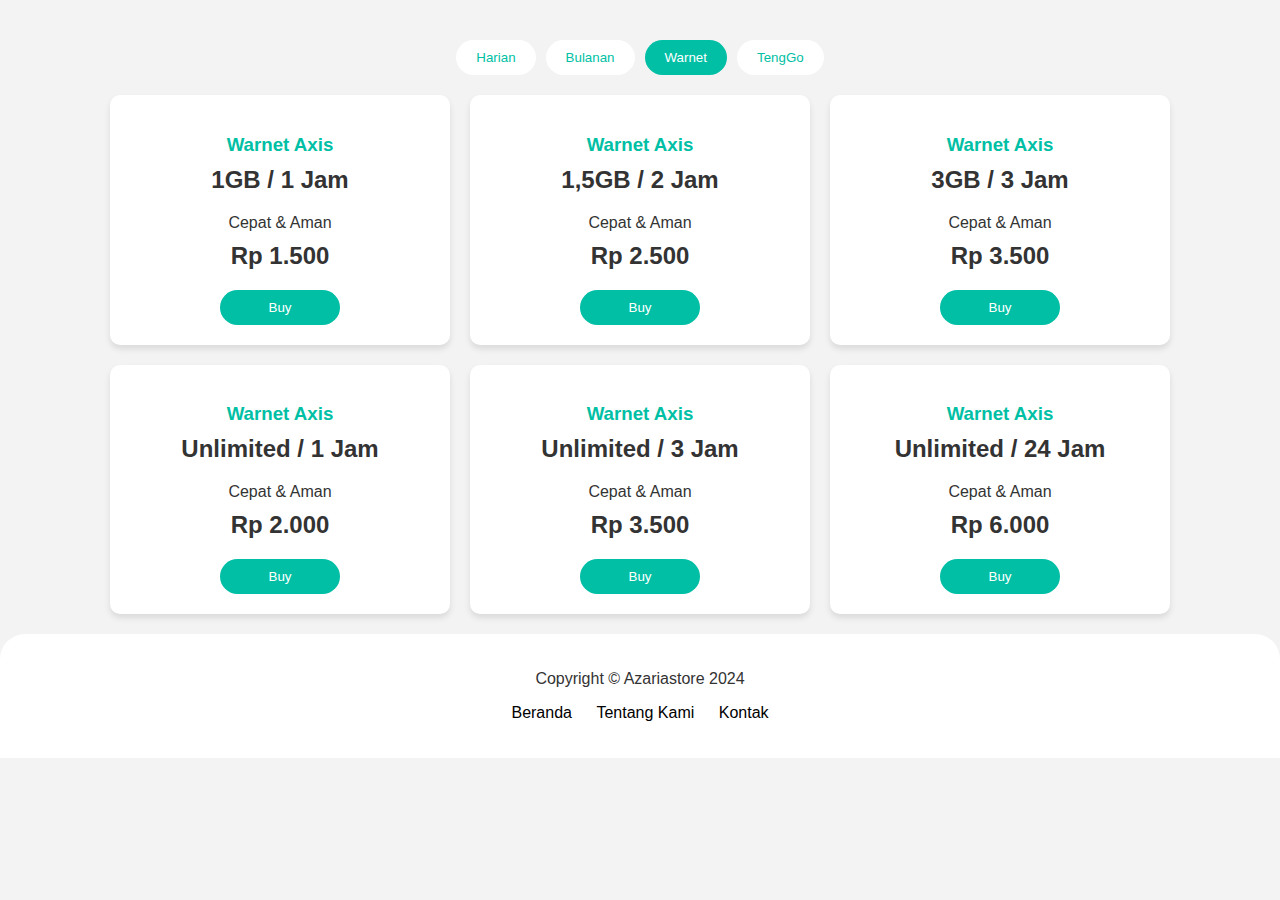
<file: Warnet-Axis.html>
<!DOCTYPE html>
<html lang="en">
<head>
  <meta charset="UTF-8">
  <meta name="viewport" content="width=device-width, initial-scale=1.0">
  <title>Kuota | Warnet Axis</title>
  <link rel="stylesheet" href="css/styles.css">
</head>
<body>
  <div class="pricing-container">
    <div class="toggle-switch">
      <a href="Mini-Axis.html">
        <button class="toggle-btn">Harian</button>
      </a>
      <a href="Bulanan-Axis.html">
        <button class="toggle-btn">Bulanan</button>
      </a>
        <button class="toggle-btn active">Warnet</button>
      <a href="Tenggo-Axis.html">
        <button class="toggle-btn">TengGo</button>
      </a>
    </div>
    <div class="pricing-table">
      <div class="pricing-card">
        <h3>Warnet Axis</h3>
        <h4>1GB <span>/ 1 Jam</span></h4>
        <ul>
          <li>Cepat & Aman</li>
          <h4>Rp 1.500</h4>
        </ul>
        <a href="https://wa.me/6285722501224?text=">
          <button class="sign-up-btn">Buy</button>
        </a>
      </div>
      <div class="pricing-card">
        <h3>Warnet Axis</h3>
        <h4>1,5GB <span>/ 2 Jam</span></h4>
        <ul>
          <li>Cepat & Aman</li>
          <h4>Rp 2.500</h4>
        </ul>
        <a href="https://wa.me/6285722501224?text=">
          <button class="sign-up-btn">Buy</button>
        </a>
      </div>
      <div class="pricing-card">
        <h3>Warnet Axis</h3>
        <h4>3GB <span>/ 3 Jam</span></h4>
        <ul>
          <li>Cepat & Aman</li>
          <h4>Rp 3.500</h4>
        </ul>
        <a href="https://wa.me/6285722501224?text=">
          <button class="sign-up-btn">Buy</button>
        </a>
      </div>
      <div class="pricing-card">
        <h3>Warnet Axis</h3>
        <h4>Unlimited <span>/ 1 Jam</span></h4>
        <ul>
          <li>Cepat & Aman</li>
          <h4>Rp 2.000</h4>
        </ul>
        <a href="https://wa.me/6285722501224?text=">
          <button class="sign-up-btn">Buy</button>
        </a>
      </div>
      <div class="pricing-card">
        <h3>Warnet Axis</h3>
        <h4>Unlimited <span>/ 3 Jam</span></h4>
        <ul>
          <li>Cepat & Aman</li>
          <h4>Rp 3.500</h4>
        </ul>
        <a href="https://wa.me/6285722501224?text=">
          <button class="sign-up-btn">Buy</button>
        </a>
      </div>
      <div class="pricing-card">
        <h3>Warnet Axis</h3>
        <h4>Unlimited <span>/ 24 Jam</span></h4>
        <ul>
          <li>Cepat & Aman</li>
          <h4>Rp 6.000</h4>
        </ul>
        <a href="https://wa.me/6285722501224?text=">
          <button class="sign-up-btn">Buy</button>
        </a>
      </div>
    </div>
  </div>
  <footer>
        <p>Copyright &copy; Azariastore 2024</p>
        <nav>
            <ul>
                <li><a href="https://azariastore.github.io">Beranda</a></li>
                <li><a href="https://azariastore.github.io/about/">Tentang Kami</a></li>
                <li><a href="https://wa.me/6285722501224">Kontak</a></li>
            </ul>
        </nav>
    </footer>
</body>
</html>
</file>
<file: day/styles.css>
/* styles.css */
body {
  font-family: Arial, sans-serif;
  background-color: #F3F3F3;
  color: #333;
  margin: 0;
  padding: 0;
}

.pricing-container {
  text-align: center;
  padding: 20px;
}

.toggle-switch {
  margin: 20px 0;
}

.toggle-btn {
  background: white;
  border: none;
  color: #00bfa5;
  padding: 10px 20px;
  margin: 0 5px;
  border-radius: 20px;
  cursor: pointer;
  transition: 0.3s;
}

.toggle-btn.active {
  background: #00bfa5;
  color: white;
}

.pricing-table {
  display: flex;
  flex-wrap: wrap;
  justify-content: center;
  gap: 20px;
}

.pricing-card {
  background: white;
  border-radius: 10px;
  box-shadow: 0 4px 6px rgba(0, 0, 0, 0.1);
  padding: 20px;
  max-width: 300px;
  width: 100%;
  flex: 1 1 300px;
  transition: transform 0.3s;
}

.pricing-card:hover {
  transform: translateY(-5px);
  box-shadow: 5px 5px 5px 5px;
}

/*.featured {
  border: 2px solid #00bfa5;
}*/

.pricing-card h3 {
  color: #00bfa5;
  margin-bottom: 10px;
}

.pricing-card h4 {
  font-size: 24px;
  margin: 10px 0;
}

.pricing-card ul {
  list-style: none;
  padding: 0;
  margin: 20px 0;
}

.pricing-card ul li {
  margin: 10px 0;
}

.sign-up-btn {
  background: #00bfa5;
  color: white;
  border: none;
  padding: 10px 20px;
  width: 120px;
  border-radius: 20px;
  cursor: pointer;
  transition: 0.3s;
}

.sign-up-btn:hover {
  background: #008c7e;
  transform: scale(1.1);
}

.pricing-card a {
  text-decoration: none;
  color: white;
}

footer {
    background-color: White;
    padding: 20px;
    text-align: center;
    border-radius: 25px 25px 0px 0px;
}

footer nav ul {
    list-style-type: none;
    padding: 0;
}

footer nav ul li {
    display: inline-block;
    margin: 0 10px;
    color: black;
}

footer nav ul li a {
  text-decoration: none;
  font-family: Sans-Serif;
  color: black;
}

/* Responsiveness */
@media (max-width: 768px) {
  .pricing-card {
    max-width: 90%;
  }
}

@media (max-width: 480px) {
  .toggle-btn {
    padding: 8px 15px;
  }

  .pricing-card h4 {
    font-size: 20px;
  }

  .sign-up-btn {
    padding: 8px 15px;
  }
}
</file>
<file: month/styles.css>
/* styles.css */
body {
  font-family: Arial, sans-serif;
  background-color: #F3F3F3;
  color: #333;
  margin: 0;
  padding: 0;
}

.pricing-container {
  text-align: center;
  padding: 20px;
}

.toggle-switch {
  margin: 20px 0;
}

.toggle-btn {
  background: white;
  border: none;
  color: #00bfa5;
  padding: 10px 20px;
  margin: 0 5px;
  border-radius: 20px;
  cursor: pointer;
  transition: 0.3s;
}

.toggle-btn.active {
  background: #00bfa5;
  color: white;
}

.pricing-table {
  display: flex;
  flex-wrap: wrap;
  justify-content: center;
  gap: 20px;
}

.pricing-card {
  background: white;
  border-radius: 10px;
  box-shadow: 0 4px 6px rgba(0, 0, 0, 0.1);
  padding: 20px;
  max-width: 300px;
  width: 100%;
  flex: 1 1 300px;
  transition: transform 0.3s;
}

.pricing-card:hover {
  transform: translateY(-5px);
  box-shadow: 5px 5px 5px 5px;
}

/*.featured {
  border: 2px solid #00bfa5;
}*/

.pricing-card h3 {
  color: #00bfa5;
  margin-bottom: 10px;
}

.pricing-card h4 {
  font-size: 24px;
  margin: 10px 0;
}

.pricing-card ul {
  list-style: none;
  padding: 0;
  margin: 20px 0;
}

.pricing-card ul li {
  margin: 10px 0;
}

.sign-up-btn {
  background: #00bfa5;
  color: white;
  border: none;
  padding: 10px 20px;
  width: 120px;
  border-radius: 20px;
  cursor: pointer;
  transition: 0.3s;
}

.sign-up-btn:hover {
  background: #008c7e;
  transform: scale(1.1);
}

a {
  text-decoration: none;
  color: white;
}

footer {
    background-color: White;
    padding: 20px;
    text-align: center;
    border-radius: 25px 25px 0px 0px;
}

footer nav ul {
    list-style-type: none;
    padding: 0;
}

footer nav ul li {
    display: inline-block;
    margin: 0 10px;
    color: black;
}

footer nav ul li a {
  text-decoration: none;
  font-family: Sans-Serif;
  color: black;
}

/* Responsiveness */
@media (max-width: 768px) {
  .pricing-card {
    max-width: 90%;
  }
}

@media (max-width: 480px) {
  .toggle-btn {
    padding: 8px 15px;
  }

  .pricing-card h4 {
    font-size: 20px;
  }

  .sign-up-btn {
    padding: 8px 15px;
  }
}
</file>
<file: css/styles.css>
/* styles.css */
body {
  font-family: Arial, sans-serif;
  background-color: #F3F3F3;
  color: #333;
  margin: 0;
  padding: 0;
}

.pricing-container {
  text-align: center;
  padding: 20px;
}

.toggle-switch {
  margin: 20px 0;
  display: flex;
  justify-content: center;
  align-items: center;
}

.toggle-btn {
  background: white;
  border: none;
  color: #00bfa5;
  padding: 10px 20px;
  margin: 0 5px;
  border-radius: 20px;
  cursor: pointer;
  transition: 0.3s;
}

.toggle-btn.active {
  background: #00bfa5;
  color: white;
}

.pricing-table {
  display: flex;
  flex-wrap: wrap;
  justify-content: center;
  gap: 20px;
}

.pricing-card {
  background: white;
  border-radius: 10px;
  box-shadow: 0 4px 6px rgba(0, 0, 0, 0.1);
  padding: 20px;
  max-width: 300px;
  width: 100%;
  flex: 1 1 300px;
  transition: transform 0.3s;
}

.rules {
  background: white;
  border-radius: 10px;
  box-shadow: 0 4px 6px rgba(0, 0, 0, 0.1);
  padding: 20px;
  max-width: 300px;
  width: 100%;
  flex: 1 1 300px;
  transition: transform 0.3s;
}

.rules ul {
  list-style: none;
  padding: 0;
  margin: 20px 0;
  text-align: left;
}

.rules ul li {
  margin: 10px 0;
}

.pricing-card:hover {
  transform: translateY(-5px);
  box-shadow: 5px 5px 5px 5px;
}

/*.featured {
  border: 2px solid #00bfa5;
}*/

.pricing-card h3 {
  color: #00bfa5;
  margin-bottom: 10px;
}

.pricing-card h4 {
  font-size: 24px;
  margin: 10px 0;
}

.pricing-card ul {
  list-style: none;
  padding: 0;
  margin: 20px 0;
}

.pricing-card ul li {
  margin: 10px 0;
}

.sign-up-btn {
  background: #00bfa5;
  color: white;
  border: none;
  padding: 10px 20px;
  width: 120px;
  border-radius: 20px;
  cursor: pointer;
  transition: 0.3s;
}

.sign-up-btn:hover {
  background: #008c7e;
  transform: scale(1.1);
}

a {
  text-decoration: none;
  color: white;
}

footer {
    background-color: White;
    padding: 20px;
    text-align: center;
    border-radius: 25px 25px 0px 0px;
}

footer nav ul {
    list-style-type: none;
    padding: 0;
}

footer nav ul li {
    display: inline-block;
    margin: 0 10px;
    color: black;
}

footer nav ul li a {
  text-decoration: none;
  font-family: Sans-Serif;
  color: black;
}

/* Responsiveness */
@media (max-width: 768px) {
  .pricing-card {
    max-width: 90%;
  }
}

@media (max-width: 480px) {
  .toggle-btn {
    padding: 8px 15px;
  }

  .pricing-card h4 {
    font-size: 20px;
  }

  .sign-up-btn {
    padding: 8px 15px;
  }
}
</file>
